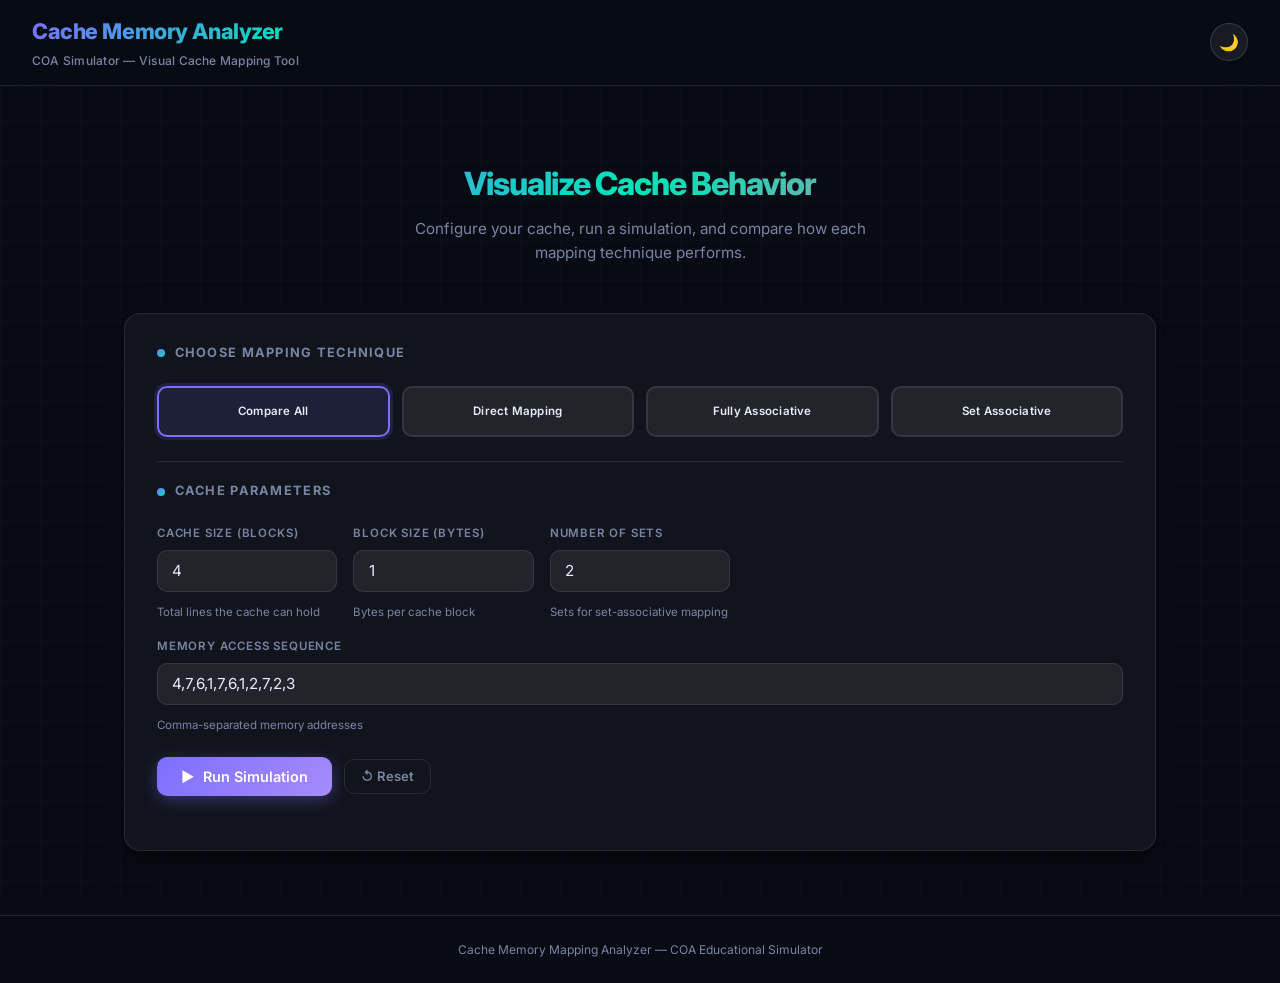
<file: index.html>
<!DOCTYPE html>
<html lang="en">
<head>
  <meta charset="UTF-8" />
  <meta name="viewport" content="width=device-width, initial-scale=1.0"/>
  <title>Cache Memory Analyzer</title>
  <link rel="stylesheet" href="style.css" />
</head>
<body class="dark">

  <header>
    <div class="header-inner">
      <h1>Cache Memory Analyzer</h1>
      <p class="subtitle">COA Simulator — Visual Cache Mapping Tool</p>
    </div>
    <button id="themeToggle" onclick="toggleTheme()" title="Toggle Theme">🌙</button>
  </header>

  <main>

    <!-- Hero -->
    <div class="hero">
      <h2>Visualize Cache Behavior</h2>
      <p>Configure your cache, run a simulation, and compare how each mapping technique performs.</p>
    </div>

    <!-- Config Card -->
    <section class="card">
      <div class="card-title"><span class="dot"></span> Choose Mapping Technique</div>

      <!-- Visual technique selector -->
      <div class="technique-grid">
        <div class="tech-card selected" data-value="all" onclick="selectTechnique(this)">
          <div class="tech-name">Compare All</div>
        </div>
        <div class="tech-card" data-value="direct" onclick="selectTechnique(this)">
          <div class="tech-name">Direct Mapping</div>
        </div>
        <div class="tech-card" data-value="fully" onclick="selectTechnique(this)">
          <div class="tech-name">Fully Associative</div>
        </div>
        <div class="tech-card" data-value="set" onclick="selectTechnique(this)">
          
          <div class="tech-name">Set Associative</div>
        </div>
      </div>

      <!-- Hidden select kept for script.js compatibility -->
      <select id="mappingType" onchange="toggleSetInput()">
        <option value="all">Compare All</option>
        <option value="direct">Direct Mapping</option>
        <option value="fully">Fully Associative</option>
        <option value="set">Set Associative</option>
      </select>

      <div class="divider"></div>
      <div class="card-title"><span class="dot"></span> Cache Parameters</div>

      <div class="input-grid">
        <div class="input-group">
          <label for="cacheSize">Cache Size (blocks)</label>
          <input type="number" id="cacheSize" value="4" min="1" />
          <span class="hint">Total lines the cache can hold</span>
        </div>

        <div class="input-group">
          <label for="blockSize">Block Size (bytes)</label>
          <input type="number" id="blockSize" value="1" min="1" />
          <span class="hint">Bytes per cache block</span>
        </div>

        <div class="input-group" id="setInputGroup">
          <label for="numSets">Number of Sets</label>
          <input type="number" id="numSets" value="2" min="1" />
          <span class="hint">Sets for set-associative mapping</span>
        </div>

        <div class="input-group full-width">
          <label for="accessSeq">Memory Access Sequence</label>
          <input type="text" id="accessSeq" value="4,7,6,1,7,6,1,2,7,2,3"
                 placeholder="e.g. 4,7,6,1,7,6,1,2,7,2,3" />
          <span class="hint">Comma-separated memory addresses</span>
        </div>
      </div>

      <div class="btn-row">
        <button class="btn-primary" onclick="goSimulation()">▶&nbsp; Run Simulation</button>
        <button class="btn-ghost"   onclick="resetForm()">↺ Reset</button>
      </div>
      <p id="errorMsg" class="error-msg"></p>
    </section>

  </main>

  <footer>
    <p>Cache Memory Mapping Analyzer &mdash; COA Educational Simulator</p>
  </footer>

  <script src="cache-engine.js"></script>
  <script src="script.js"></script>
</body>
</html>
</file>
<file: style.css>
/* ============================================================
   Cache Memory Analyzer — style.css
   Modern glassmorphism dark/light UI
   ============================================================ */

/* ── Google Font ── */
@import url('https://fonts.googleapis.com/css2?family=Inter:wght@400;500;600;700;800&family=JetBrains+Mono:wght@400;600&display=swap');

/* ── Variables ── */
:root {
  --bg:        #080b14;
  --bg2:       #0d1120;
  --surface:   rgba(255,255,255,0.04);
  --surface2:  rgba(255,255,255,0.07);
  --border:    rgba(255,255,255,0.09);
  --border2:   rgba(255,255,255,0.14);
  --text:      #e8edf5;
  --text-muted:#7a85a3;
  --accent:    #7c6fff;
  --accent2:   #00e5b8;
  --accent3:   #ff6b9d;
  --hit:       #22d47a;
  --miss:      #ff5c5c;
  --glow:      0 0 24px rgba(124,111,255,0.25);
  --shadow:    0 8px 32px rgba(0,0,0,0.5);
  --radius:    16px;
  --radius-sm: 10px;
}

body.light {
  --bg:        #f0f3ff;
  --bg2:       #e4e9f8;
  --surface:   rgba(255,255,255,0.85);
  --surface2:  rgba(255,255,255,0.6);
  --border:    rgba(100,110,180,0.18);
  --border2:   rgba(100,110,180,0.28);
  --text:      #1a1e35;
  --text-muted:#5a6380;
  --glow:      0 0 24px rgba(124,111,255,0.12);
  --shadow:    0 8px 32px rgba(80,90,160,0.12);
}

/* ── Reset ── */
*, *::before, *::after { box-sizing: border-box; margin: 0; padding: 0; }

body {
  font-family: 'Inter', system-ui, sans-serif;
  background: var(--bg);
  color: var(--text);
  min-height: 100vh;
  transition: background 0.35s, color 0.35s;
  line-height: 1.6;
}

/* Subtle animated background grid */
body::before {
  content: '';
  position: fixed;
  inset: 0;
  background-image:
    linear-gradient(rgba(124,111,255,0.03) 1px, transparent 1px),
    linear-gradient(90deg, rgba(124,111,255,0.03) 1px, transparent 1px);
  background-size: 40px 40px;
  pointer-events: none;
  z-index: 0;
}

body.light::before {
  background-image:
    linear-gradient(rgba(100,110,200,0.05) 1px, transparent 1px),
    linear-gradient(90deg, rgba(100,110,200,0.05) 1px, transparent 1px);
}

main { position: relative; z-index: 1; }

/* ── Header ── */
header {
  position: sticky;
  top: 0;
  z-index: 200;
  background: rgba(8,11,20,0.82);
  backdrop-filter: blur(20px);
  -webkit-backdrop-filter: blur(20px);
  border-bottom: 1px solid var(--border);
  padding: 0.9rem 2rem;
  display: flex;
  align-items: center;
  justify-content: space-between;
  gap: 1rem;
}

body.light header {
  background: rgba(240,243,255,0.88);
}

.header-inner { display: flex; flex-direction: column; gap: 2px; }

.header-inner h1 {
  font-size: 1.35rem;
  font-weight: 800;
  letter-spacing: -0.02em;
  background: linear-gradient(120deg, var(--accent), var(--accent2));
  -webkit-background-clip: text;
  -webkit-text-fill-color: transparent;
  background-clip: text;
}

.subtitle {
  font-size: 0.75rem;
  color: var(--text-muted);
  font-weight: 500;
  letter-spacing: 0.02em;
}

.header-actions {
  display: flex;
  align-items: center;
  gap: 0.5rem;
  flex-wrap: wrap;
}

/* ── Theme Toggle ── */
#themeToggle {
  width: 38px;
  height: 38px;
  border-radius: 50%;
  border: 1px solid var(--border2);
  background: var(--surface2);
  color: var(--text);
  cursor: pointer;
  font-size: 1rem;
  display: flex;
  align-items: center;
  justify-content: center;
  transition: all 0.2s;
  flex-shrink: 0;
}
#themeToggle:hover { background: var(--accent); border-color: var(--accent); }

/* ── Main ── */
main {
  max-width: 1080px;
  margin: 0 auto;
  padding: 2rem 1.5rem 3rem;
  display: flex;
  flex-direction: column;
  gap: 1.5rem;
}

/* ── Cards ── */
.card {
  background: var(--surface);
  border: 1px solid var(--border);
  border-radius: var(--radius);
  padding: 1.8rem 2rem;
  box-shadow: var(--shadow);
  backdrop-filter: blur(12px);
  -webkit-backdrop-filter: blur(12px);
  transition: border-color 0.2s;
}

.card:hover { border-color: var(--border2); }

.card-title {
  display: flex;
  align-items: center;
  gap: 0.6rem;
  font-size: 0.8rem;
  font-weight: 700;
  text-transform: uppercase;
  letter-spacing: 0.1em;
  color: var(--text-muted);
  margin-bottom: 1.4rem;
}

.card-title .dot {
  width: 8px; height: 8px;
  border-radius: 50%;
  background: linear-gradient(135deg, var(--accent), var(--accent2));
  flex-shrink: 0;
}

/* ── Hero section on index ── */
.hero {
  text-align: center;
  padding: 2.5rem 1rem 1.5rem;
}

.hero h2 {
  font-size: 2rem;
  font-weight: 800;
  letter-spacing: -0.03em;
  background: linear-gradient(120deg, var(--accent), var(--accent2), var(--accent3));
  -webkit-background-clip: text;
  -webkit-text-fill-color: transparent;
  background-clip: text;
  margin-bottom: 0.5rem;
}

.hero p {
  color: var(--text-muted);
  font-size: 0.95rem;
  max-width: 480px;
  margin: 0 auto;
}

/* ── Technique Selector Cards ── */
.technique-grid {
  display: grid;
  grid-template-columns: repeat(4, 1fr);
  gap: 0.75rem;
  margin-bottom: 1.5rem;
}

.tech-card {
  border: 2px solid var(--border);
  border-radius: var(--radius-sm);
  padding: 0.9rem 0.6rem;
  text-align: center;
  cursor: pointer;
  transition: all 0.2s;
  background: var(--surface2);
  user-select: none;
}

.tech-card:hover {
  border-color: var(--accent);
  background: rgba(124,111,255,0.08);
  transform: translateY(-2px);
}

.tech-card.selected {
  border-color: var(--accent);
  background: rgba(124,111,255,0.12);
  box-shadow: 0 0 0 3px rgba(124,111,255,0.15);
}

.tech-card .tech-icon { font-size: 1.5rem; margin-bottom: 0.3rem; }
.tech-card .tech-name {
  font-size: 0.72rem;
  font-weight: 600;
  color: var(--text);
  letter-spacing: 0.02em;
}

/* Hidden real select (driven by tech-cards) */
#mappingType { display: none; }

/* ── Input Grid ── */
.input-grid {
  display: grid;
  grid-template-columns: repeat(auto-fill, minmax(180px, 1fr));
  gap: 1rem;
}

.input-group {
  display: flex;
  flex-direction: column;
  gap: 0.45rem;
}

.input-group.full-width { grid-column: 1 / -1; }

label {
  font-size: 0.72rem;
  font-weight: 600;
  color: var(--text-muted);
  text-transform: uppercase;
  letter-spacing: 0.07em;
}

input[type="number"],
input[type="text"] {
  background: var(--surface2);
  border: 1.5px solid var(--border);
  color: var(--text);
  padding: 0.65rem 0.9rem;
  border-radius: var(--radius-sm);
  font-size: 0.95rem;
  font-family: inherit;
  outline: none;
  transition: border-color 0.2s, box-shadow 0.2s;
  width: 100%;
}

input:focus {
  border-color: var(--accent);
  box-shadow: 0 0 0 3px rgba(124,111,255,0.15);
}

/* ── Buttons ── */
.btn-row {
  display: flex;
  gap: 0.75rem;
  margin-top: 1.4rem;
  flex-wrap: wrap;
  align-items: center;
}

.btn-primary, .btn-secondary, .btn-ghost {
  padding: 0.7rem 1.5rem;
  border-radius: var(--radius-sm);
  border: none;
  cursor: pointer;
  font-size: 0.9rem;
  font-weight: 600;
  font-family: inherit;
  transition: all 0.2s;
  display: inline-flex;
  align-items: center;
  gap: 0.4rem;
  white-space: nowrap;
}

.btn-primary {
  background: linear-gradient(135deg, var(--accent), #a78bfa);
  color: #fff;
  box-shadow: 0 4px 16px rgba(124,111,255,0.35);
}

.btn-primary:hover {
  transform: translateY(-2px);
  box-shadow: 0 6px 20px rgba(124,111,255,0.45);
}

.btn-secondary {
  background: var(--surface2);
  color: var(--text);
  border: 1.5px solid var(--border2);
}

.btn-secondary:hover {
  background: var(--border);
  transform: translateY(-1px);
}

.btn-ghost {
  background: transparent;
  color: var(--text-muted);
  border: 1.5px solid var(--border);
  padding: 0.55rem 1rem;
  font-size: 0.82rem;
}

.btn-ghost:hover { color: var(--text); border-color: var(--border2); }

.btn-primary:active, .btn-secondary:active, .btn-ghost:active {
  transform: translateY(0);
}

/* ── LRU note ── */
.lru-note {
  display: inline-flex;
  align-items: center;
  gap: 0.4rem;
  font-size: 0.78rem;
  color: var(--accent2);
  background: rgba(0,229,184,0.08);
  border: 1px solid rgba(0,229,184,0.2);
  border-radius: 20px;
  padding: 0.3rem 0.8rem;
  margin-top: 1rem;
}

/* ── Error ── */
.error-msg {
  color: var(--miss);
  font-size: 0.82rem;
  margin-top: 0.6rem;
  min-height: 1.2em;
  display: flex;
  align-items: center;
  gap: 0.3rem;
}

/* ── Progress bar (step indicator) ── */
.progress-bar-wrap {
  width: 100%;
  height: 4px;
  background: var(--surface2);
  border-radius: 4px;
  margin-bottom: 1.2rem;
  overflow: hidden;
}

.progress-bar-fill {
  height: 100%;
  background: linear-gradient(90deg, var(--accent), var(--accent2));
  border-radius: 4px;
  transition: width 0.3s ease;
}

/* ── Step Controls ── */
.step-controls {
  display: flex;
  align-items: center;
  gap: 0.75rem;
  margin-bottom: 1.2rem;
  flex-wrap: wrap;
}

.step-counter-pill {
  background: var(--surface2);
  border: 1px solid var(--border2);
  border-radius: 20px;
  padding: 0.35rem 1rem;
  font-size: 0.82rem;
  font-weight: 600;
  color: var(--text-muted);
  min-width: 110px;
  text-align: center;
  font-family: 'JetBrains Mono', monospace;
}

/* ── Cache Grid ── */
#cacheGridContainer {
  margin-bottom: 1.4rem;
  overflow-x: auto;
}

.cache-grid-label {
  font-size: 0.7rem;
  font-weight: 700;
  color: var(--text-muted);
  text-transform: uppercase;
  letter-spacing: 0.1em;
  margin-bottom: 0.5rem;
  margin-top: 0.6rem;
}

.cache-grid {
  display: flex;
  flex-wrap: wrap;
  gap: 8px;
  margin-bottom: 0.6rem;
}

.cache-block {
  width: 62px;
  height: 62px;
  border-radius: 10px;
  border: 2px solid var(--border);
  background: var(--surface2);
  display: flex;
  flex-direction: column;
  align-items: center;
  justify-content: center;
  position: relative;
  transition: all 0.25s ease;
  cursor: default;
}

.cache-block .block-index {
  font-size: 0.58rem;
  font-weight: 600;
  color: var(--text-muted);
  position: absolute;
  top: 4px;
  left: 6px;
  font-family: 'JetBrains Mono', monospace;
}

.cache-block .block-val {
  font-size: 1rem;
  font-weight: 700;
  font-family: 'JetBrains Mono', monospace;
}

.cache-block.empty { color: var(--text-muted); }

.cache-block.hit {
  border-color: var(--hit);
  background: rgba(34,212,122,0.12);
  color: var(--hit);
  box-shadow: 0 0 12px rgba(34,212,122,0.25);
  transform: scale(1.06);
}

.cache-block.miss {
  border-color: var(--miss);
  background: rgba(255,92,92,0.12);
  color: var(--miss);
  box-shadow: 0 0 12px rgba(255,92,92,0.25);
  transform: scale(1.06);
}

.cache-block.active {
  border-color: var(--accent);
  background: rgba(124,111,255,0.1);
  color: var(--accent);
}

/* ── Tables ── */
.table-wrapper { overflow-x: auto; border-radius: var(--radius-sm); }

table {
  width: 100%;
  border-collapse: collapse;
  font-size: 0.88rem;
}

thead tr {
  background: var(--surface2);
}

th {
  color: var(--text-muted);
  text-transform: uppercase;
  font-size: 0.7rem;
  font-weight: 700;
  letter-spacing: 0.08em;
  padding: 0.75rem 1rem;
  text-align: left;
  border-bottom: 1px solid var(--border);
  white-space: nowrap;
}

td {
  padding: 0.65rem 1rem;
  border-bottom: 1px solid var(--border);
  vertical-align: middle;
}

tr:last-child td { border-bottom: none; }

tbody tr {
  transition: background 0.15s;
}

tbody tr:hover td { background: var(--surface2); }

.badge {
  display: inline-flex;
  align-items: center;
  gap: 0.25rem;
  padding: 0.22rem 0.65rem;
  border-radius: 20px;
  font-size: 0.75rem;
  font-weight: 700;
  letter-spacing: 0.04em;
}

.badge.hit {
  background: rgba(34,212,122,0.15);
  color: var(--hit);
  border: 1px solid rgba(34,212,122,0.3);
}

.badge.miss {
  background: rgba(255,92,92,0.15);
  color: var(--miss);
  border: 1px solid rgba(255,92,92,0.3);
}

.cache-state-cell {
  font-family: 'JetBrains Mono', monospace;
  font-size: 0.78rem;
  color: var(--text-muted);
  max-width: 280px;
  word-break: break-all;
}

/* ── Stats Grid ── */
.stats-grid {
  display: grid;
  grid-template-columns: repeat(auto-fill, minmax(150px, 1fr));
  gap: 1rem;
}

.stat-card {
  background: var(--surface2);
  border: 1px solid var(--border);
  border-radius: var(--radius-sm);
  padding: 1.1rem 1rem;
  text-align: center;
  transition: all 0.2s;
  position: relative;
  overflow: hidden;
}

.stat-card::before {
  content: '';
  position: absolute;
  top: 0; left: 0; right: 0;
  height: 2px;
  background: linear-gradient(90deg, var(--accent), var(--accent2));
  opacity: 0;
  transition: opacity 0.2s;
}

.stat-card:hover { border-color: var(--border2); transform: translateY(-2px); }
.stat-card:hover::before { opacity: 1; }

.stat-label {
  font-size: 0.68rem;
  font-weight: 700;
  color: var(--text-muted);
  text-transform: uppercase;
  letter-spacing: 0.08em;
  margin-bottom: 0.5rem;
}

.stat-value {
  font-size: 1.7rem;
  font-weight: 800;
  color: var(--accent2);
  letter-spacing: -0.02em;
  line-height: 1;
}

.stat-sub {
  font-size: 0.7rem;
  color: var(--text-muted);
  margin-top: 0.3rem;
}

/* ── Comparison table first col ── */
#compTableBody td:first-child {
  font-weight: 700;
  color: var(--accent);
}

/* ── Chart ── */
.chart-container {
  margin-top: 1.8rem;
  max-width: 640px;
  margin-left: auto;
  margin-right: auto;
}

/* ── Footer ── */
footer {
  text-align: center;
  padding: 1.5rem;
  color: var(--text-muted);
  font-size: 0.75rem;
  border-top: 1px solid var(--border);
  margin-top: 1rem;
  position: relative;
  z-index: 1;
}

/* ── Divider ── */
.divider {
  height: 1px;
  background: var(--border);
  margin: 1.2rem 0;
}

/* ── Tooltip hint ── */
.hint {
  font-size: 0.72rem;
  color: var(--text-muted);
  margin-top: 0.25rem;
}

/* ── Responsive ── */
@media (max-width: 700px) {
  header { padding: 0.8rem 1rem; }
  .header-inner h1 { font-size: 1.1rem; }
  main { padding: 1rem 0.9rem 2rem; }
  .card { padding: 1.2rem; }
  .technique-grid { grid-template-columns: repeat(2, 1fr); }
  .hero h2 { font-size: 1.4rem; }
  .stats-grid { grid-template-columns: repeat(2, 1fr); }
}

@media (max-width: 420px) {
  .technique-grid { grid-template-columns: repeat(2, 1fr); }
  .btn-primary, .btn-secondary { padding: 0.6rem 1rem; font-size: 0.85rem; }
}
</file>
